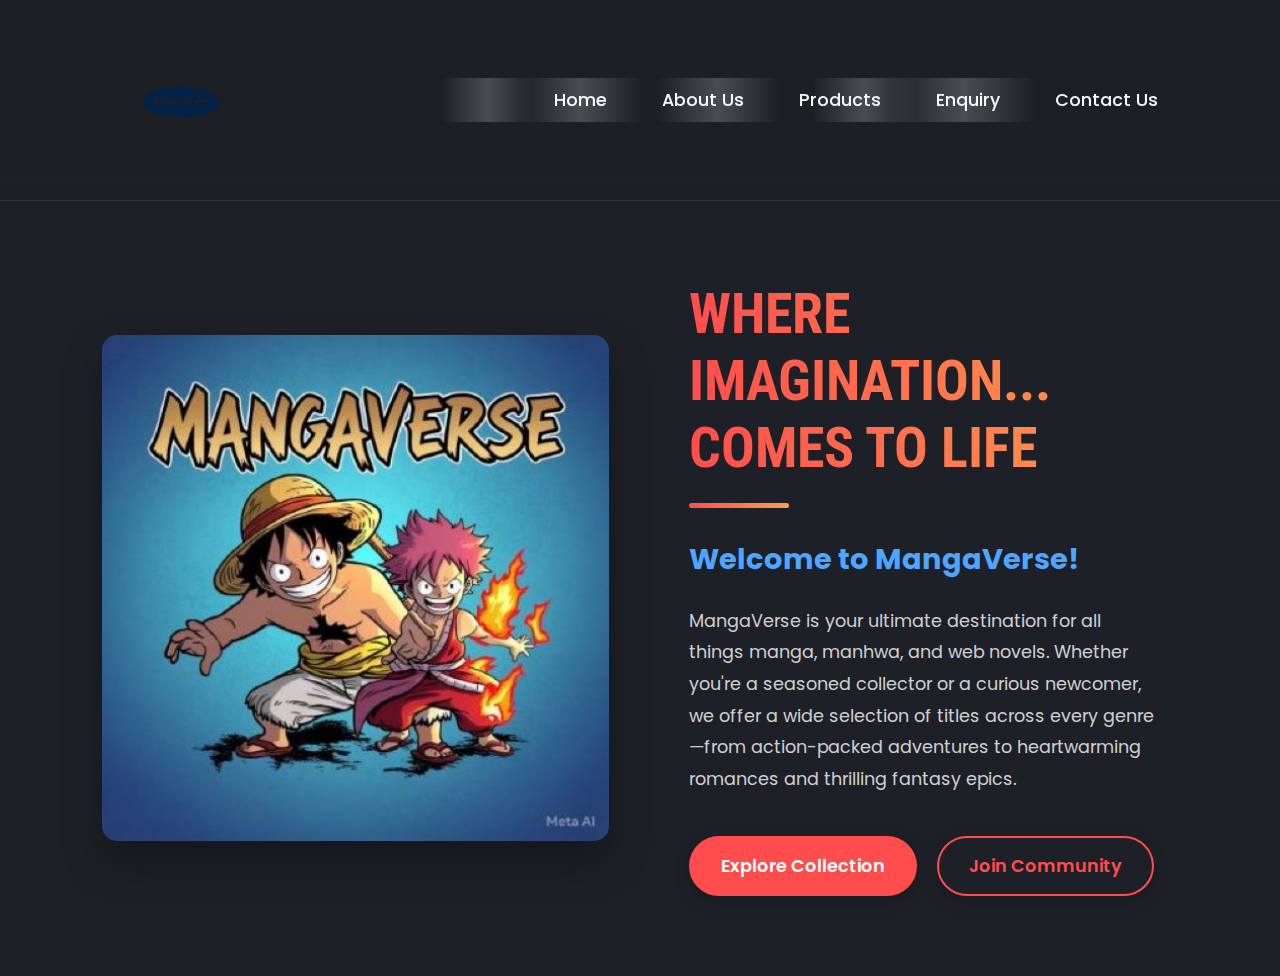
<file: index.html>
<!DOCTYPE html>
<html lang="en">
<head>
    <meta charset="UTF-8">
    <meta name="viewport" content="width=device-width, initial-scale=1.0">
    <title>MangaVerse - Your Manga Universe</title>
    <meta name="description" content="MangaVerse - Your premier destination for manga, manhwa, and light novels. Explore our vast collection of Japanese and Korean comics.">
    <meta name="keywords" content="manga, manhwa, anime, comics, Japanese comics, online manga store">
    <meta name="author" content="MangaVerse">
    <meta property="og:title" content="MangaVerse - Your Manga Universe">
    <meta property="og:description" content="Explore our vast collection of manga, manhwa, and light novels.">
    <meta property="og:type" content="website">
    <meta property="og:url" content="https://www.mangaverse.com">
    <meta property="og:image" content="https://www.mangaverse.com/images/mangaverse-social.jpg">
    <link rel="stylesheet" href="styles.css">
    <link href="https://fonts.googleapis.com/css2?family=Poppins:wght@300;400;600;700&family=Roboto+Condensed:wght@700&display=swap" rel="stylesheet">
</head>
<body>
    <div class="manga">
        <nav class="navbar">
            <img src="MangaVerse.png" class="logo" alt="MangaVerse Logo">
            <ul class="nav-links">
                <li><a href="./index.html" class="nav-button">Home</a></li>
                <li><a href="./aboutus.html" class="nav-button">About Us</a></li>
                <li><a href="./products.html" class="nav-button">Products</a></li>
                <li><a href="./enquiry.html" class="nav-button">Enquiry</a></li>
                <li><a href="./contactus.html" class="nav-button">Contact Us</a></li>
            </ul> 
        </nav>

        <div class="hero-content">
            <img src="mangaverse.jpg" class="hero-image" alt="Manga Collection">
        
            <section class="hero-text">
                <h1>WHERE IMAGINATION...<br> COMES TO LIFE</h1>
                <div class="underline"></div>
                <h3>Welcome to MangaVerse!</h3>
                <p>MangaVerse is your ultimate destination for all things manga, manhwa, and web novels. Whether you're a seasoned collector or a curious newcomer, we offer a wide selection of titles across every genre—from action-packed adventures to heartwarming romances and thrilling fantasy epics.</p>
                
                <div class="cta-buttons">
                    <a href="products.html" class="cta-button explore-btn">Explore Collection</a>
                    <a href="enquiry.html" class="cta-button join-btn">Join Community</a>
                </div>
            </section>
        </div>
    </div>
     <script src="scripts.js"></script>
</body>
</html>
</file>
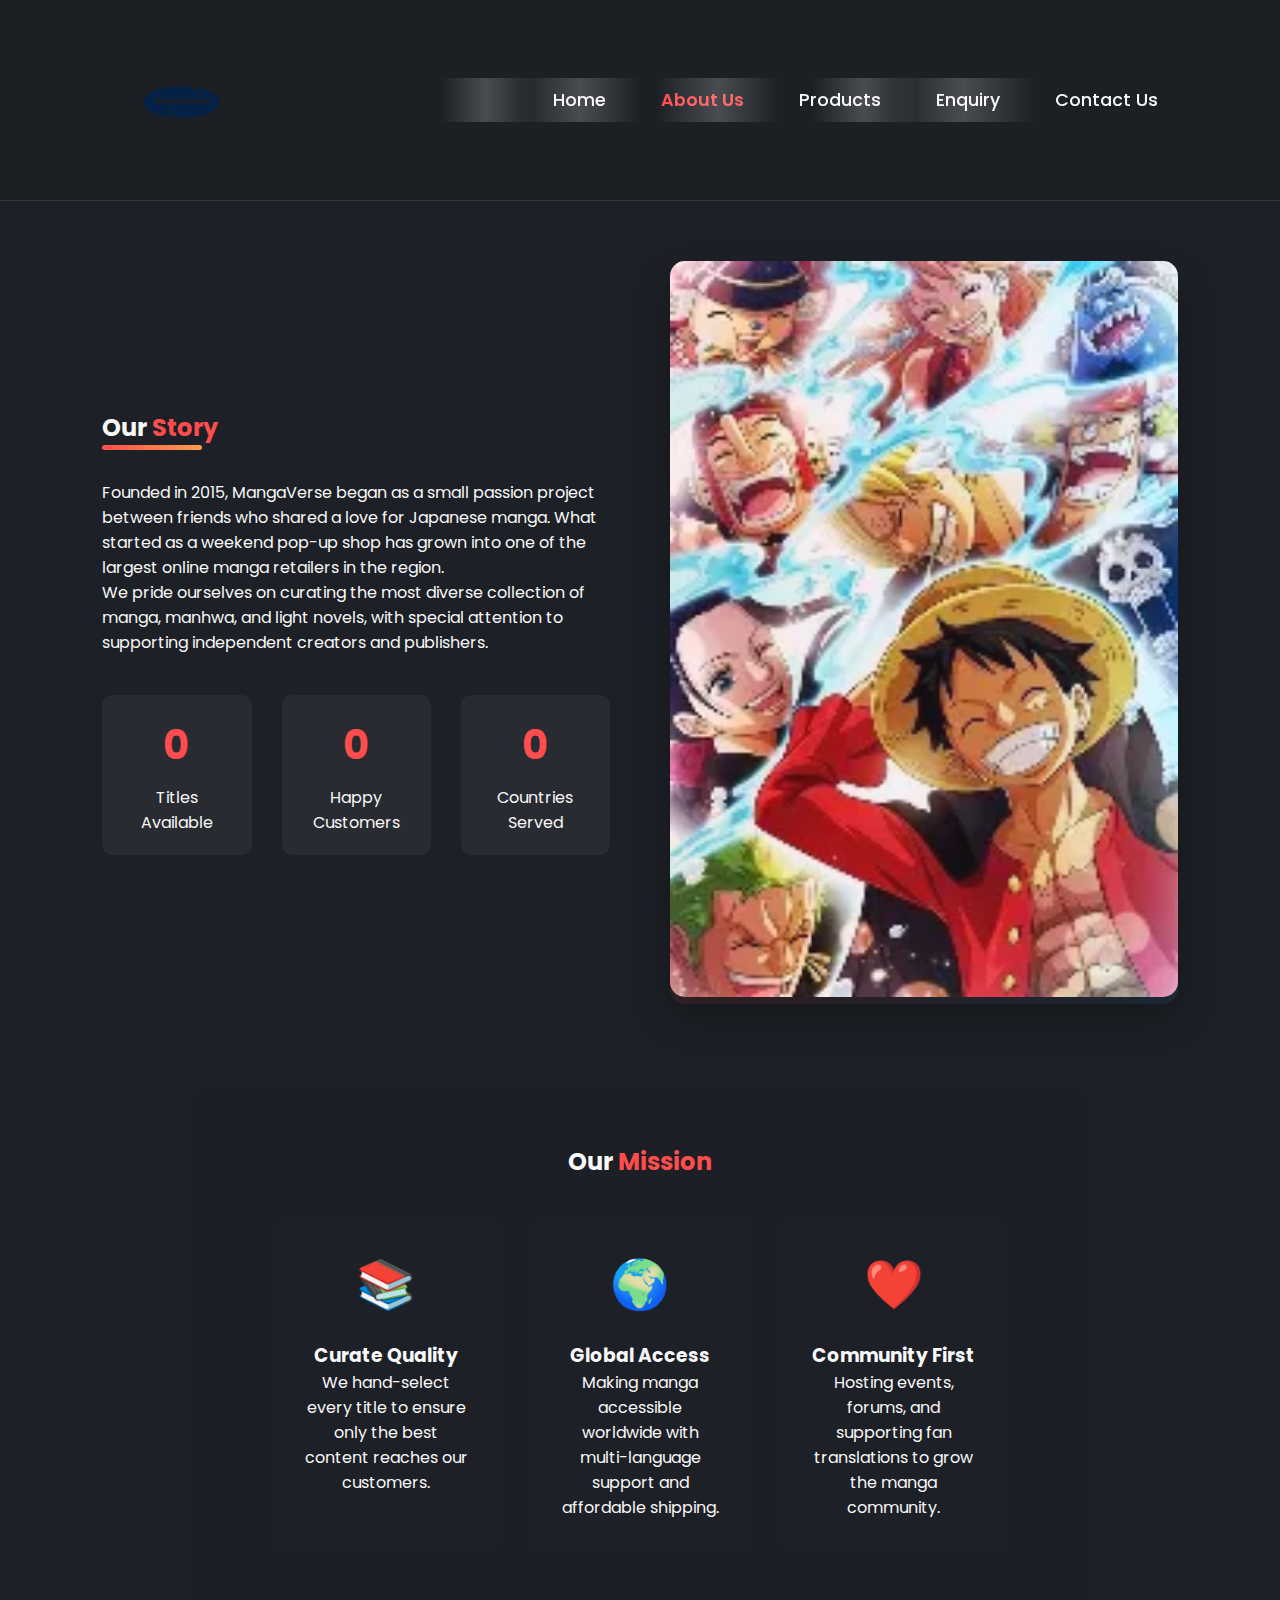
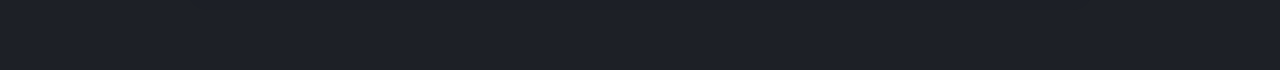
<file: aboutus.html>
<!DOCTYPE html>
<html lang="en">
<head>
    <meta charset="UTF-8">
    <meta name="viewport" content="width=device-width, initial-scale=1.0">
    <title>About Us - MangaVerse</title>
     <meta name="description" content="MangaVerse - Your premier destination for manga, manhwa, and light novels. Explore our vast collection of Japanese and Korean comics.">
    <meta name="keywords" content="manga, manhwa, anime, comics, Japanese comics, online manga store">
    <meta name="author" content="MangaVerse">
    <meta property="og:title" content="MangaVerse - Your Manga Universe">
    <meta property="og:description" content="Explore our vast collection of manga, manhwa, and light novels.">
    <meta property="og:type" content="website">
    <meta property="og:url" content="https://www.mangaverse.com">
    <meta property="og:image" content="https://www.mangaverse.com/images/mangaverse-social.jpg">

    <link rel="stylesheet" href="styles.css">
    <link href="https://fonts.googleapis.com/css2?family=Poppins:wght@300;400;600;700&family=Roboto+Condensed:wght@700&display=swap" rel="stylesheet">
</head>
<body>
    <div class="manga">
        <nav class="navbar">
            <img src="MangaVerse.png" class="logo" alt="MangaVerse Logo">
            <ul class="nav-links">
                <li><a href="./index.html" class="nav-button">Home</a></li>
                <li><a href="./aboutus.html" class="nav-button active">About Us</a></li>
                <li><a href="./products.html" class="nav-button">Products</a></li>
                <li><a href="./enquiry.html" class="nav-button">Enquiry</a></li>
                <li><a href="./contactus.html" class="nav-button">Contact Us</a></li>
            </ul> 
        </nav>

        <div class="about-section">
            <div class="about-content">
                <div class="about-text">
                    <h2>Our <span class="highlight">Story</span></h2>
                    <div class="underline"></div>
                    <p>Founded in 2015, MangaVerse began as a small passion project between friends who shared a love for Japanese manga. What started as a weekend pop-up shop has grown into one of the largest online manga retailers in the region.</p>
                    <p>We pride ourselves on curating the most diverse collection of manga, manhwa, and light novels, with special attention to supporting independent creators and publishers.</p>
                    
                    <div class="stats-container">
                        <div class="stat-box">
                            <h3 class="stat-number" data-count="5000">0</h3>
                            <p>Titles Available</p>
                        </div>
                        <div class="stat-box">
                            <h3 class="stat-number" data-count="150000">0</h3>
                            <p>Happy Customers</p>
                        </div>
                        <div class="stat-box">
                            <h3 class="stat-number" data-count="50">0</h3>
                            <p>Countries Served</p>
                        </div>
                    </div>
                </div>
                <div class="about-image">
                    <img src="Strawhats.webp" alt="Our Team" class="team-image">
                    <div class="image-overlay"></div>
                </div>
            </div>

            <div class="mission-section">
                <h2>Our <span class="highlight">Mission</span></h2>
                <div class="mission-cards">
                    <div class="mission-card">
                        <div class="card-icon">📚</div>
                        <h3>Curate Quality</h3>
                        <p>We hand-select every title to ensure only the best content reaches our customers.</p>
                    </div>
                    <div class="mission-card">
                        <div class="card-icon">🌍</div>
                        <h3>Global Access</h3>
                        <p>Making manga accessible worldwide with multi-language support and affordable shipping.</p>
                    </div>
                    <div class="mission-card">
                        <div class="card-icon">❤️</div>
                        <h3>Community First</h3>
                        <p>Hosting events, forums, and supporting fan translations to grow the manga community.</p>
                    </div>
                </div>
            </div>
        </div>
    </div>
     <script src="scripts.js"></script>
</body>
</html>
</file>
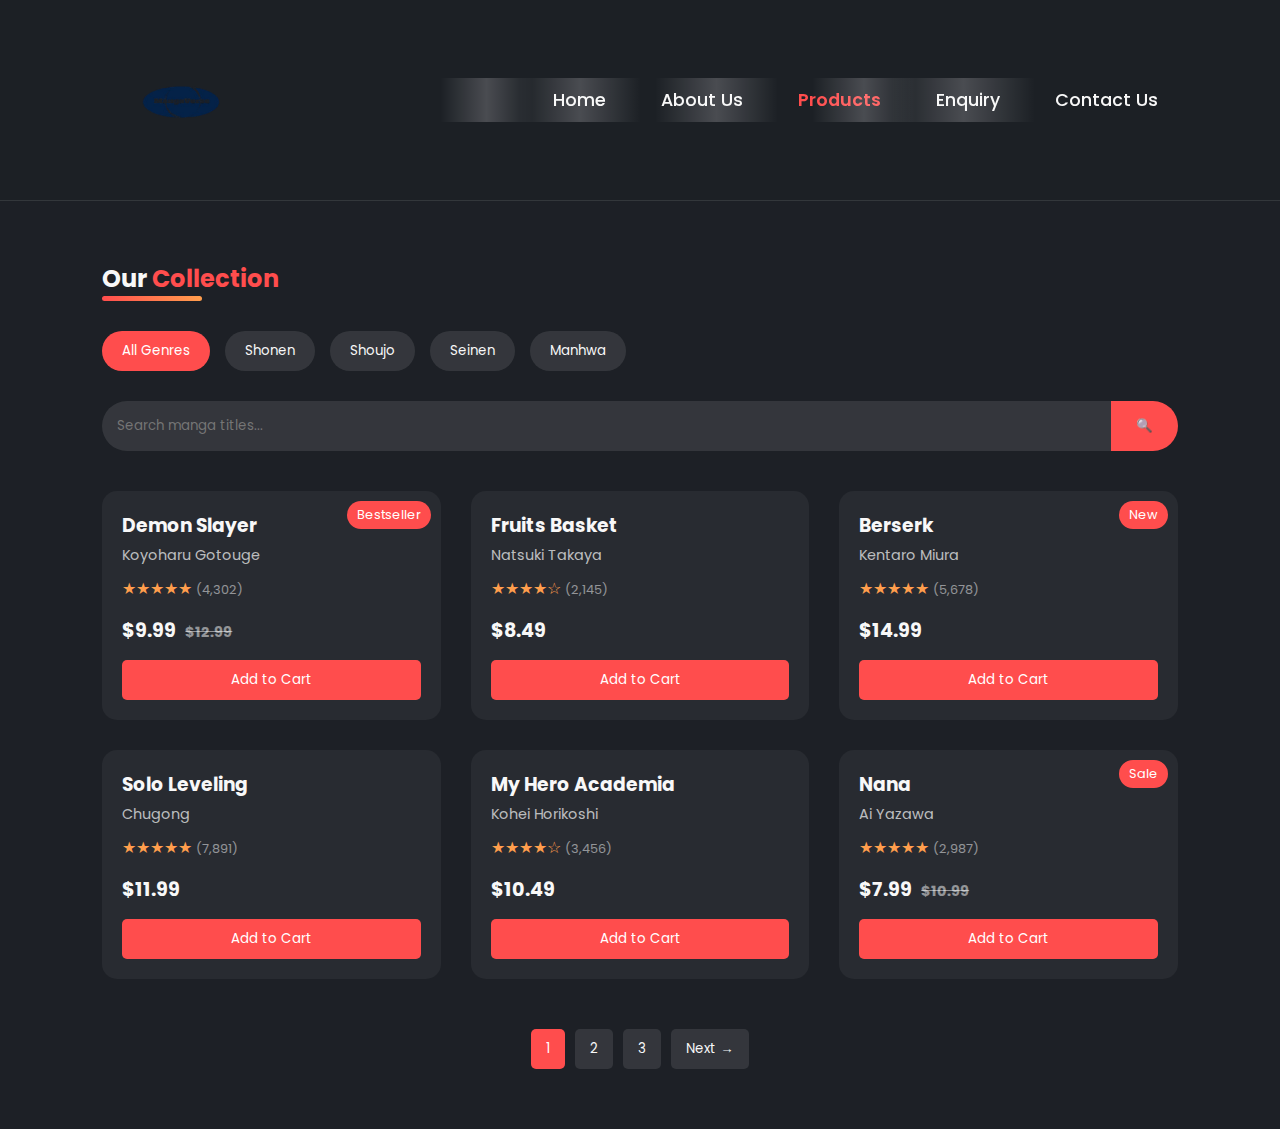
<file: products.html>
<!DOCTYPE html>
<html lang="en">
<head>
    <meta charset="UTF-8">
    <meta name="viewport" content="width=device-width, initial-scale=1.0">
    <title>Products - MangaVerse</title>
     <meta name="description" content="MangaVerse - Your premier destination for manga, manhwa, and light novels. Explore our vast collection of Japanese and Korean comics.">
    <meta name="keywords" content="manga, manhwa, anime, comics, Japanese comics, online manga store">
    <meta name="author" content="MangaVerse">
    <meta property="og:title" content="MangaVerse - Your Manga Universe">
    <meta property="og:description" content="Explore our vast collection of manga, manhwa, and light novels.">
    <meta property="og:type" content="website">
    <meta property="og:url" content="https://www.mangaverse.com">
    <meta property="og:image" content="https://www.mangaverse.com/images/mangaverse-social.jpg">
    <link rel="stylesheet" href="styles.css">
    <link href="https://fonts.googleapis.com/css2?family=Poppins:wght@300;400;600;700&family=Roboto+Condensed:wght@700&display=swap" rel="stylesheet">
</head>
<body>
    <div class="manga">
        <nav class="navbar">
            <img src="MangaVerse.png" class="logo" alt="MangaVerse Logo">
            <ul class="nav-links">
                <li><a href="./index.html" class="nav-button">Home</a></li>
                <li><a href="./aboutus.html" class="nav-button">About Us</a></li>
                <li><a href="./products.html" class="nav-button active">Products</a></li>
                <li><a href="./enquiry.html" class="nav-button">Enquiry</a></li>
                <li><a href="./contactus.html" class="nav-button">Contact Us</a></li>
            </ul> 
        </nav>

        <div class="products-section">
            <h2>Our <span class="highlight">Collection</span></h2>
            <div class="underline"></div>
            
            <div class="category-tabs">
                <button class="tab-button active" data-category="all">All Genres</button>
                <button class="tab-button" data-category="shonen">Shonen</button>
                <button class="tab-button" data-category="shoujo">Shoujo</button>
                <button class="tab-button" data-category="seinen">Seinen</button>
                <button class="tab-button" data-category="manhwa">Manhwa</button>
            </div>
            
            <div class="search-bar">
                <input type="text" placeholder="Search manga titles...">
                <button class="search-button">🔍</button>
            </div>
            
            <div class="products-grid">
                
                <div class="product-card" data-category="shonen">
                    <div class="product-badge">Bestseller</div>
                    
                    <div class="product-info">
                        <h3>Demon Slayer</h3>
                        <p class="product-author">Koyoharu Gotouge</p>
                        <div class="product-rating">★★★★★ <span>(4,302)</span></div>
                        <p class="product-price">$9.99 <span class="original-price">$12.99</span></p>
                        <button class="add-to-cart">Add to Cart</button>
                    </div>
                </div>
                
                
                <div class="product-card" data-category="shoujo">
                    
                    <div class="product-info">
                        <h3>Fruits Basket</h3>
                        <p class="product-author">Natsuki Takaya</p>
                        <div class="product-rating">★★★★☆ <span>(2,145)</span></div>
                        <p class="product-price">$8.49</p>
                        <button class="add-to-cart">Add to Cart</button>
                    </div>
                </div>
                
                
                <div class="product-card" data-category="seinen">
                    <div class="product-badge">New</div>
                    
                    <div class="product-info">
                        <h3>Berserk</h3>
                        <p class="product-author">Kentaro Miura</p>
                        <div class="product-rating">★★★★★ <span>(5,678)</span></div>
                        <p class="product-price">$14.99</p>
                        <button class="add-to-cart">Add to Cart</button>
                    </div>
                </div>
                
                
                <div class="product-card" data-category="manhwa">
                    
                    <div class="product-info">
                        <h3>Solo Leveling</h3>
                        <p class="product-author">Chugong</p>
                        <div class="product-rating">★★★★★ <span>(7,891)</span></div>
                        <p class="product-price">$11.99</p>
                        <button class="add-to-cart">Add to Cart</button>
                    </div>
                </div>
                
                
                <div class="product-card" data-category="shonen">
                    
                    <div class="product-info">
                        <h3>My Hero Academia</h3>
                        <p class="product-author">Kohei Horikoshi</p>
                        <div class="product-rating">★★★★☆ <span>(3,456)</span></div>
                        <p class="product-price">$10.49</p>
                        <button class="add-to-cart">Add to Cart</button>
                    </div>
                </div>
                
                
                <div class="product-card" data-category="shoujo">
                    <div class="product-badge">Sale</div>
                    
                    <div class="product-info">
                        <h3>Nana</h3>
                        <p class="product-author">Ai Yazawa</p>
                        <div class="product-rating">★★★★★ <span>(2,987)</span></div>
                        <p class="product-price">$7.99 <span class="original-price">$10.99</span></p>
                        <button class="add-to-cart">Add to Cart</button>
                    </div>
                </div>
            </div>
            
            <div class="pagination">
                <button class="page-button active">1</button>
                <button class="page-button">2</button>
                <button class="page-button">3</button>
                <button class="page-button">Next →</button>
            </div>
        </div>
    </div>
     <script src="scripts.js"></script>
</body>
</html>
</file>
<file: styles.css>
/* Base Styles */
:root {
    --primary: #FF4D4D;
    --secondary: #FF9E4D;
    --dark: #1d2026;
    --light: #f8f8f8;
    --accent: #4DA6FF;
}

* {
    margin: 0;
    padding: 0;
    box-sizing: border-box;
    font-family: 'Poppins', sans-serif;
}

body {
    background: var(--dark);
    color: var(--light);
    overflow-x: hidden;
}

.manga {
    min-height: 100vh;
    width: 100%;
    position: relative;
}

/* Navigation */
.navbar {
    display: flex;
    align-items: center;
    padding: 20px 8%;
    background: rgba(29, 32, 38, 0.9);
    position: sticky;
    top: 0;
    z-index: 100;
    backdrop-filter: blur(10px);
    border-bottom: 1px solid rgba(255, 255, 255, 0.1);
}

.logo {
    width: 160px;
    cursor: pointer;
    transition: transform 0.3s ease;
}

.logo:hover {
    transform: scale(1.05);
}

.nav-links {
    flex: 1;
    text-align: right;
    display: flex;
    justify-content: flex-end;
    gap: 15px;
}

.nav-links li {
    list-style: none;
}

.nav-button {
    text-decoration: none;
    color: var(--light);
    padding: 10px 20px;
    border-radius: 30px;
    font-weight: 500;
    transition: all 0.3s ease;
    position: relative;
    overflow: hidden;
    font-size: 1.1rem;
}

.nav-button::before {
    content: '';
    position: absolute;
    top: 0;
    left: -100%;
    width: 100%;
    height: 100%;
    background: linear-gradient(90deg, transparent, rgba(255, 255, 255, 0.2), transparent);
    transition: 0.5s;
}

.nav-button:hover {
    color: var(--primary);
    transform: translateY(-3px);
    box-shadow: 0 10px 20px rgba(255, 77, 77, 0.2);
}

.nav-button:hover::before {
    left: 100%;
}

/* Hero Content */
.hero-content {
    display: flex;
    align-items: center;
    justify-content: space-between;
    padding: 60px 8%;
    gap: 60px;
}

.hero-image {
    width: 50%;
    max-width: 600px;
    height: auto;
    object-fit: cover;
    border-radius: 15px;
    box-shadow: 0 20px 40px rgba(0, 0, 0, 0.3);
    transition: transform 0.5s ease, box-shadow 0.5s ease;
    animation: float 6s ease-in-out infinite;
}

.hero-image:hover {
    transform: scale(1.02);
    box-shadow: 0 25px 50px rgba(0, 0, 0, 0.4);
}

.hero-text {
    width: 50%;
    text-align: left;
    padding: 20px;
}

.hero-text h1 {
    font-size: 3.5rem;
    margin-bottom: 20px;
    font-family: 'Roboto Condensed', sans-serif;
    background: linear-gradient(to right, var(--primary), var(--secondary));
    -webkit-background-clip: text;
    background-clip: text;
    color: transparent;
    line-height: 1.2;
}

.underline {
    width: 100px;
    height: 5px;
    background: linear-gradient(to right, var(--primary), var(--secondary));
    margin-bottom: 30px;
    border-radius: 5px;
}

.hero-text h3 {
    font-size: 1.8rem;
    margin-bottom: 25px;
    color: var(--accent);
}

.hero-text p {
    margin-bottom: 20px;
    line-height: 1.8;
    font-size: 1.1rem;
    color: rgba(255, 255, 255, 0.8);
}

/* CTA Buttons */
.cta-buttons {
    display: flex;
    gap: 20px;
    margin-top: 40px;
}

.cta-button {
    padding: 15px 30px;
    border-radius: 50px;
    text-decoration: none;
    font-weight: 600;
    transition: all 0.3s ease;
    text-align: center;
    font-size: 1.1rem;
    box-shadow: 0 5px 15px rgba(0, 0, 0, 0.2);
}

.explore-btn {
    background: var(--primary);
    color: white;
    border: 2px solid var(--primary);
}

.join-btn {
    background: transparent;
    color: var(--primary);
    border: 2px solid var(--primary);
}

.cta-button:hover {
    transform: translateY(-5px);
    box-shadow: 0 10px 25px rgba(255, 77, 77, 0.3);
}

.explore-btn:hover {
    background: transparent;
    color: var(--primary);
}

.join-btn:hover {
    background: var(--primary);
    color: white;
}

/* Animations */
@keyframes float {
    0% { transform: translateY(0px); }
    50% { transform: translateY(-15px); }
    100% { transform: translateY(0px); }
}

/* Responsive Design */
@media (max-width: 1024px) {
    .hero-content {
        flex-direction: column;
        padding: 40px 5%;
    }
    
    .hero-image, .hero-text {
        width: 100%;
    }
    
    .hero-text {
        text-align: center;
    }
    
    .underline {
        margin-left: auto;
        margin-right: auto;
    }
    
    .cta-buttons {
        justify-content: center;
    }
}

@media (max-width: 768px) {
    .navbar {
        flex-direction: column;
        padding: 20px 5%;
    }
    
    .nav-links {
        margin-top: 20px;
        flex-direction: column;
        align-items: center;
        gap: 10px;
    }
    
    .hero-text h1 {
        font-size: 2.5rem;
    }
    
    .cta-buttons {
        flex-direction: column;
        gap: 15px;
    }
}

/* ===== About Us Page Styles ===== */
.about-section {
    padding: 60px 8%;
}

.about-content {
    display: flex;
    gap: 60px;
    align-items: center;
    margin-bottom: 80px;
}

.about-text {
    flex: 1;
}

.about-image {
    flex: 1;
    position: relative;
}

.team-image {
    width: 100%;
    border-radius: 15px;
    box-shadow: 0 20px 40px rgba(0, 0, 0, 0.3);
}

.image-overlay {
    position: absolute;
    top: 0;
    left: 0;
    width: 100%;
    height: 100%;
    background: linear-gradient(to right, rgba(255, 77, 77, 0.1), rgba(77, 166, 255, 0.1));
    border-radius: 15px;
}

.highlight {
    color: var(--primary);
}

.stats-container {
    display: flex;
    gap: 30px;
    margin-top: 40px;
}

.stat-box {
    text-align: center;
    padding: 20px;
    border-radius: 10px;
    background: rgba(255, 255, 255, 0.05);
    flex: 1;
    transition: transform 0.3s ease;
}

.stat-box:hover {
    transform: translateY(-10px);
    background: rgba(255, 77, 77, 0.1);
}

.stat-number {
    font-size: 2.5rem;
    color: var(--primary);
    margin-bottom: 10px;
}

.mission-section {
    background: rgba(29, 32, 38, 0.7);
    padding: 60px 8%;
    border-radius: 20px;
    margin: 0 8%;
}

.mission-section h2 {
    text-align: center;
    margin-bottom: 40px;
}

.mission-cards {
    display: flex;
    gap: 30px;
}

.mission-card {
    flex: 1;
    padding: 30px;
    border-radius: 15px;
    background: var(--dark);
    text-align: center;
    transition: all 0.3s ease;
}

.mission-card:hover {
    transform: translateY(-10px);
    box-shadow: 0 15px 30px rgba(0, 0, 0, 0.3);
}

.card-icon {
    font-size: 3rem;
    margin-bottom: 20px;
}

/* ===== Products Page Styles ===== */
.products-section {
    padding: 60px 8%;
}

.category-tabs {
    display: flex;
    gap: 15px;
    margin: 30px 0;
    flex-wrap: wrap;
}

.tab-button {
    padding: 10px 20px;
    border: none;
    background: rgba(255, 255, 255, 0.1);
    color: var(--light);
    border-radius: 30px;
    cursor: pointer;
    transition: all 0.3s ease;
}

.tab-button:hover, .tab-button.active {
    background: var(--primary);
    color: white;
}

.search-bar {
    display: flex;
    margin-bottom: 30px;
}

.search-bar input {
    flex: 1;
    padding: 15px;
    border-radius: 30px 0 0 30px;
    border: none;
    background: rgba(255, 255, 255, 0.1);
    color: white;
}

.search-button {
    padding: 15px 25px;
    border-radius: 0 30px 30px 0;
    border: none;
    background: var(--primary);
    color: white;
    cursor: pointer;
    transition: background 0.3s ease;
}

.search-button:hover {
    background: var(--secondary);
}

.products-grid {
    display: grid;
    grid-template-columns: repeat(auto-fill, minmax(250px, 1fr));
    gap: 30px;
    margin: 40px 0;
}

.product-card {
    background: rgba(255, 255, 255, 0.05);
    border-radius: 15px;
    overflow: hidden;
    transition: all 0.3s ease;
    position: relative;
}

.product-card:hover {
    transform: translateY(-10px);
    box-shadow: 0 15px 30px rgba(0, 0, 0, 0.3);
}

.product-badge {
    position: absolute;
    top: 10px;
    right: 10px;
    background: var(--primary);
    color: white;
    padding: 5px 10px;
    border-radius: 20px;
    font-size: 0.8rem;
    z-index: 1;
}

.product-image {
    width: 100%;
    height: 300px;
    object-fit: cover;
    transition: transform 0.5s ease;
}

.product-card:hover .product-image {
    transform: scale(1.05);
}

.product-info {
    padding: 20px;
}

.product-author {
    color: rgba(255, 255, 255, 0.7);
    font-size: 0.9rem;
    margin: 5px 0;
}

.product-rating {
    color: var(--secondary);
    margin: 10px 0;
}

.product-rating span {
    color: rgba(255, 255, 255, 0.5);
    font-size: 0.8rem;
}

.product-price {
    font-weight: bold;
    font-size: 1.2rem;
    margin: 15px 0;
}

.original-price {
    text-decoration: line-through;
    color: rgba(255, 255, 255, 0.5);
    font-size: 0.9rem;
    margin-left: 5px;
}

.add-to-cart {
    width: 100%;
    padding: 10px;
    background: var(--primary);
    color: white;
    border: none;
    border-radius: 5px;
    cursor: pointer;
    transition: background 0.3s ease;
}

.add-to-cart:hover {
    background: var(--secondary);
}

.pagination {
    display: flex;
    justify-content: center;
    gap: 10px;
    margin-top: 50px;
}

.page-button {
    padding: 10px 15px;
    background: rgba(255, 255, 255, 0.1);
    color: var(--light);
    border: none;
    border-radius: 5px;
    cursor: pointer;
    transition: all 0.3s ease;
}

.page-button:hover, .page-button.active {
    background: var(--primary);
    color: white;
}

/* ===== Enquiry Page Styles ===== */
.enquiry-section {
    display: flex;
    padding: 60px 8%;
    gap: 60px;
}

.enquiry-form-container {
    flex: 2;
}

.enquiry-info {
    flex: 1;
}

.form-description {
    margin-bottom: 30px;
    color: rgba(255, 255, 255, 0.7);
}

.enquiry-form {
    background: rgba(255, 255, 255, 0.05);
    padding: 40px;
    border-radius: 15px;
}

.form-group {
    margin-bottom: 30px;
    position: relative;
}

.form-group label {
    display: block;
    margin-bottom: 10px;
    color: var(--light);
}

.form-group input, 
.form-group textarea, 
.form-group select {
    width: 100%;
    padding: 15px 0;
    background: transparent;
    border: none;
    border-bottom: 1px solid rgba(255, 255, 255, 0.2);
    color: white;
    font-size: 1rem;
}

.form-group select {
    appearance: none;
    background: url("data:image/svg+xml;utf8,<svg fill='white' height='24' viewBox='0 0 24 24' width='24' xmlns='http://www.w3.org/2000/svg'><path d='M7 10l5 5 5-5z'/><path d='M0 0h24v24H0z' fill='none'/></svg>") no-repeat;
    background-position: right 10px center;
}

.input-underline {
    position: absolute;
    bottom: 0;
    left: 0;
    width: 0;
    height: 2px;
    background: var(--primary);
    transition: width 0.3s ease;
}

.form-group input:focus ~ .input-underline,
.form-group textarea:focus ~ .input-underline,
.form-group select:focus ~ .input-underline {
    width: 100%;
}

.submit-button {
    background: var(--primary);
    color: white;
    border: none;
    padding: 15px 30px;
    border-radius: 30px;
    font-size: 1rem;
    cursor: pointer;
    transition: all 0.3s ease;
}

.submit-button:hover {
    background: var(--secondary);
    transform: translateY(-3px);
    box-shadow: 0 10px 20px rgba(255, 77, 77, 0.3);
}

.form-footer {
    display: flex;
    justify-content: space-between;
    align-items: center;
    margin-top: 30px;
}

.form-note {
    color: rgba(255, 255, 255, 0.5);
    font-size: 0.8rem;
}

.form-note a {
    color: var(--accent);
    text-decoration: none;
}

.info-card {
    background: rgba(255, 255, 255, 0.05);
    padding: 30px;
    border-radius: 15px;
    margin-bottom: 30px;
    transition: all 0.3s ease;
}

.info-card:hover {
    transform: translateY(-5px);
    background: rgba(255, 77, 77, 0.1);
}

.info-icon {
    font-size: 2rem;
    margin-bottom: 15px;
}

.chat-button {
    background: transparent;
    color: var(--primary);
    border: 1px solid var(--primary);
    padding: 8px 20px;
    border-radius: 30px;
    margin-top: 15px;
    cursor: pointer;
    transition: all 0.3s ease;
}

.chat-button:hover {
    background: var(--primary);
    color: white;
}

.social-icons {
    display: flex;
    gap: 15px;
    margin-top: 15px;
}

.social-icon {
    display: inline-block;
    width: 40px;
    height: 40px;
    background: rgba(255, 255, 255, 0.1);
    border-radius: 50%;
    text-align: center;
    line-height: 40px;
    font-size: 1.2rem;
    transition: all 0.3s ease;
}

.social-icon:hover {
    background: var(--primary);
    transform: translateY(-5px);
}

/* ===== Contact Us Page Styles ===== */
.contact-section {
    padding: 60px 8%;
}

.contact-map {
    display: flex;
    gap: 60px;
    margin-bottom: 60px;
}

.map-placeholder {
    flex: 2;
    position: relative;
    border-radius: 15px;
    overflow: hidden;
}

.map-placeholder img {
    width: 100%;
    height: 100%;
    object-fit: cover;
}

.map-overlay {
    position: absolute;
    bottom: 0;
    left: 0;
    width: 100%;
    padding: 20px;
    background: rgba(0, 0, 0, 0.7);
    text-align: center;
    cursor: pointer;
    transition: all 0.3s ease;
}

.map-overlay:hover {
    background: rgba(255, 77, 77, 0.8);
}

.location-info {
    flex: 1;
}

.address {
    background: rgba(255, 255, 255, 0.05);
    padding: 30px;
    border-radius: 15px;
    margin: 30px 0;
}

.business-hours {
    background: rgba(255, 255, 255, 0.05);
    padding: 30px;
    border-radius: 15px;
}

.contact-form-container {
    background: rgba(255, 255, 255, 0.05);
    padding: 60px;
    border-radius: 15px;
    margin-bottom: 60px;
}

.contact-form {
    margin-top: 30px;
}

.form-row {
    display: flex;
    gap: 30px;
}

.half-width {
    flex: 1;
}

.form-social {
    display: flex;
    align-items: center;
    gap: 15px;
}

.department-contacts {
    text-align: center;
}

.department-cards {
    display: flex;
    gap: 30px;
    margin-top: 40px;
}

.department-card {
    flex: 1;
    background: rgba(255, 255, 255, 0.05);
    padding: 30px;
    border-radius: 15px;
    transition: all 0.3s ease;
}

.department-card:hover {
    transform: translateY(-10px);
    background: rgba(255, 77, 77, 0.1);
}

/* ===== Active State for Navigation ===== */
.nav-button.active {
    color: var(--primary);
    font-weight: 600;
}

/* ===== Responsive Adjustments ===== */
@media (max-width: 1024px) {
    .about-content, 
    .enquiry-section,
    .contact-map {
        flex-direction: column;
    }
    
    .mission-cards,
    .department-cards {
        flex-direction: column;
    }
    
    .map-placeholder {
        height: 300px;
    }
}

@media (max-width: 768px) {
    .form-row {
        flex-direction: column;
        gap: 0;
    }
    
    .form-footer {
        flex-direction: column;
        gap: 20px;
        align-items: flex-start;
    }
    
    .form-social {
        flex-direction: column;
        align-items: flex-start;
    }
}
</file>
